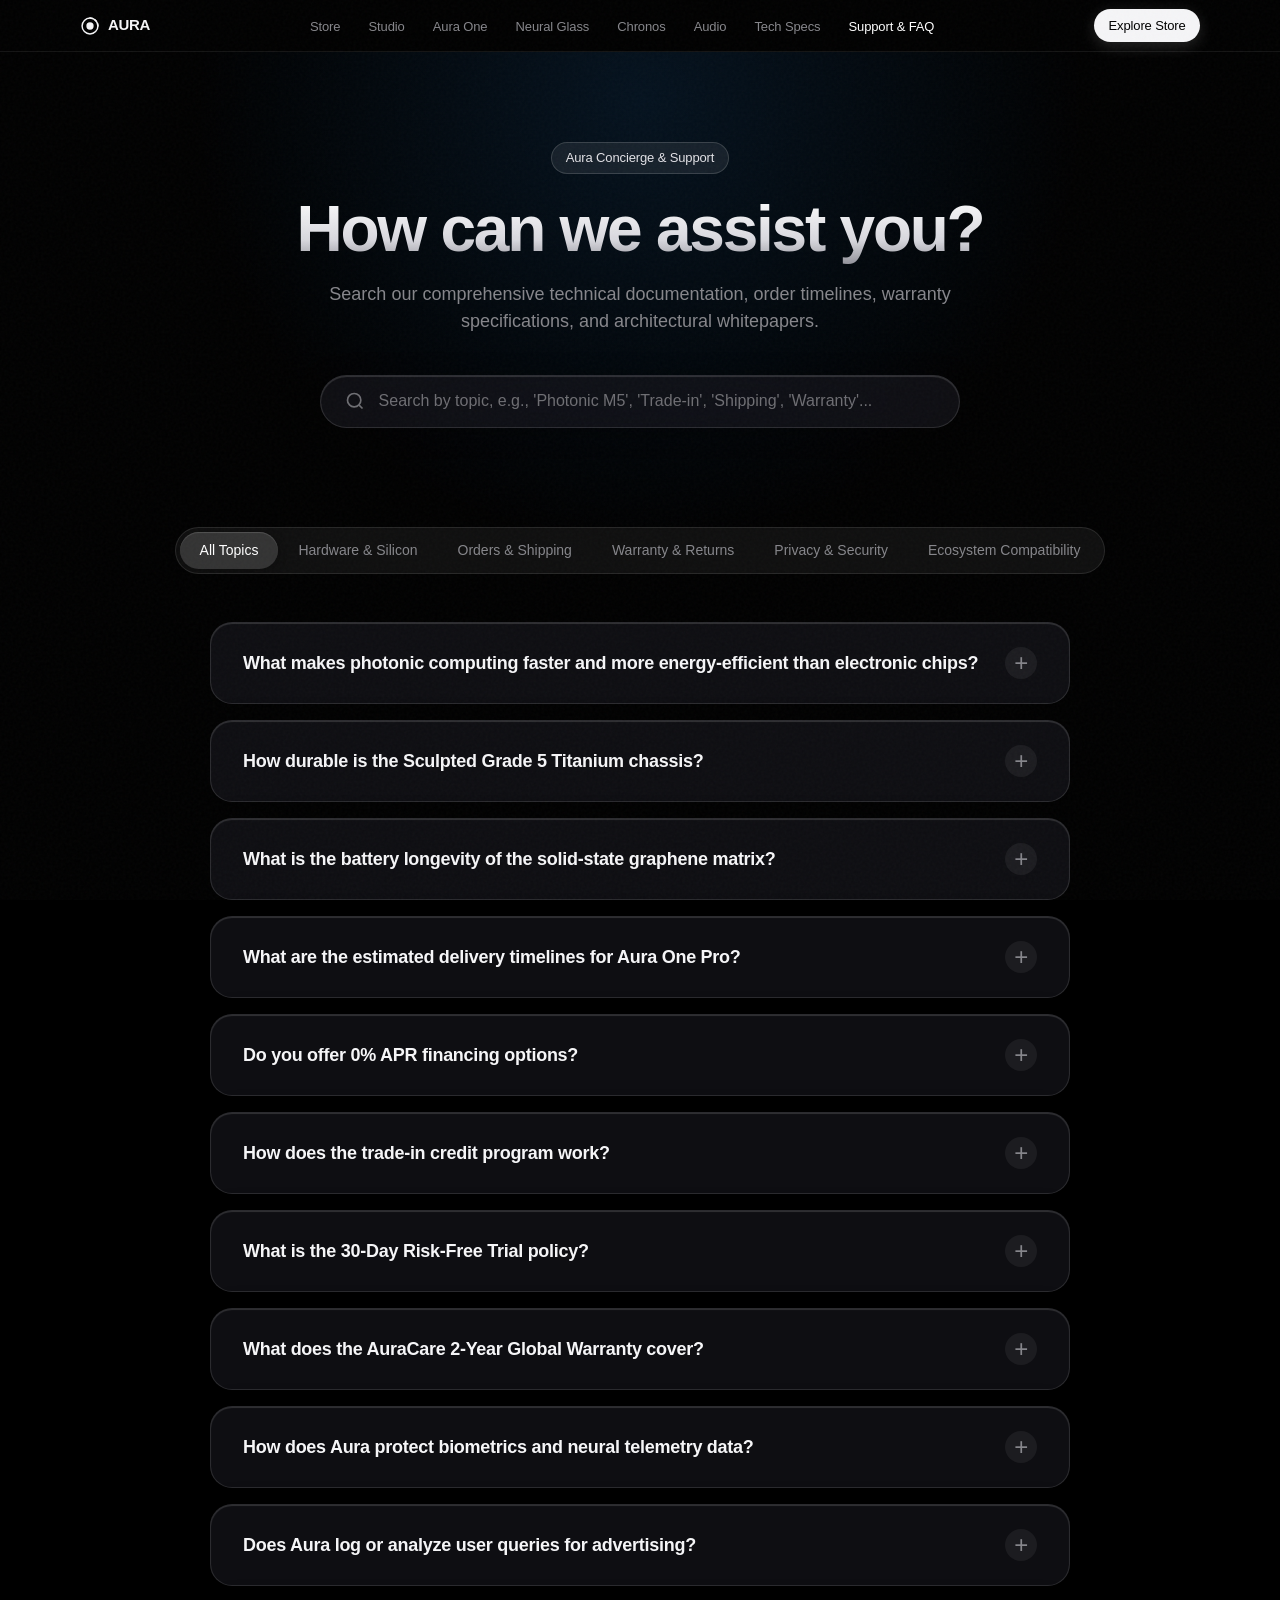
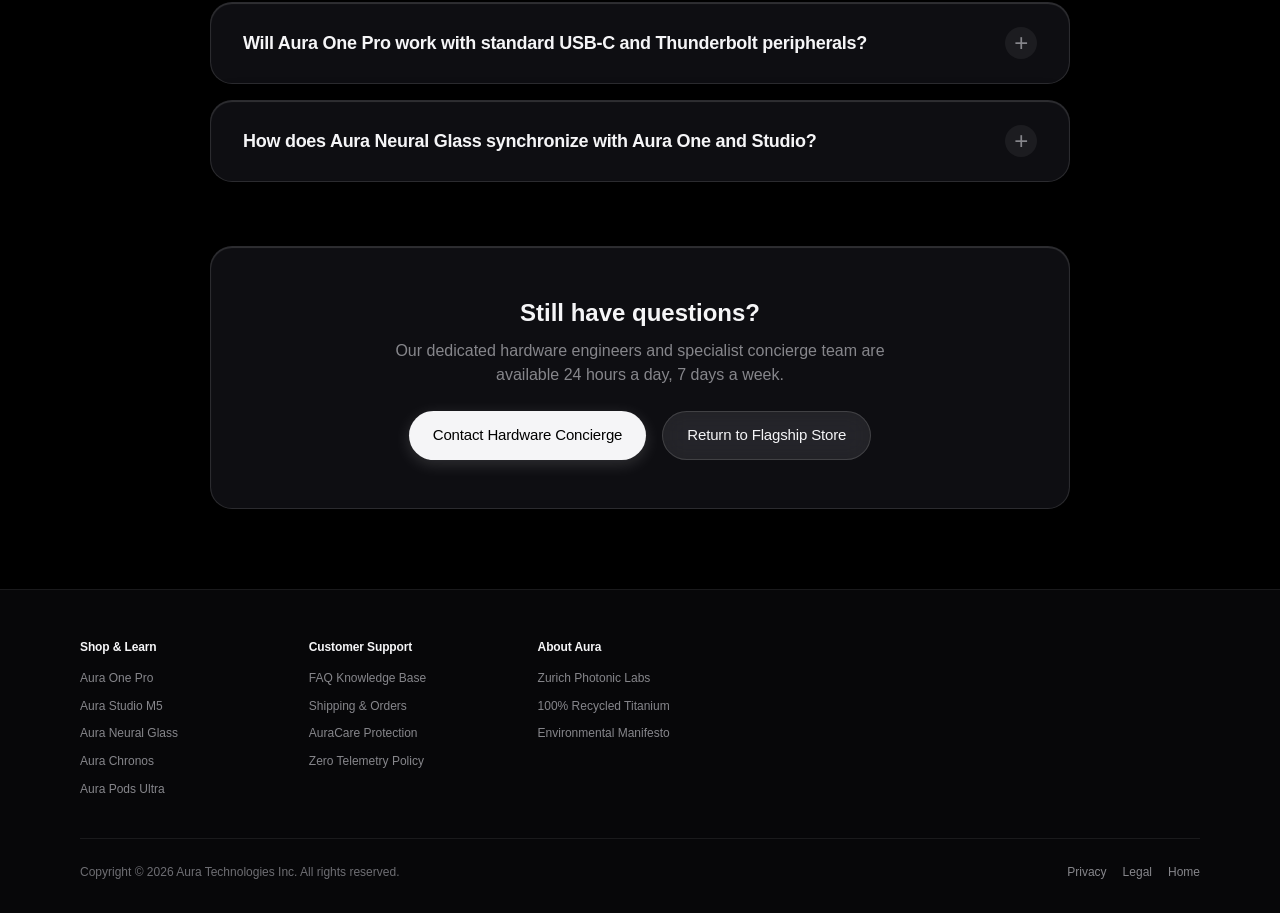
<file: faq.html>
<!DOCTYPE html>
<html lang="en" class="scroll-smooth">
<head>
  <meta charset="UTF-8">
  <meta name="viewport" content="width=device-width, initial-scale=1.0, viewport-fit=cover">
  <title>AURA Support &amp; Knowledge Base — Frequently Asked Questions</title>
  
  <!-- SEO & Metadata -->
  <meta name="description" content="Comprehensive answers regarding Aura One Pro, Photonic M5 computing, global express shipping, warranty, trade-ins, and zero-telemetry privacy.">
  <meta name="keywords" content="Aura FAQ, Aura Support, Aura One warranty, Photonic silicon help, Aura return policy">
  <meta name="author" content="Aura Technologies Inc.">
  <meta name="robots" content="index, follow">
  <link rel="canonical" href="https://aura.design/faq.html">
  <meta name="theme-color" content="#000000">

  <!-- Open Graph -->
  <meta property="og:type" content="article">
  <meta property="og:url" content="https://aura.design/faq.html">
  <meta property="og:title" content="AURA Support &amp; Knowledge Base — FAQ">
  <meta property="og:description" content="Official answers to technical, logistical, and architectural questions about the Aura Photonic Ecosystem.">
  <meta property="og:image" content="https://images.unsplash.com/photo-1616469829941-c7200edec809?q=80&w=1200&auto=format&fit=crop">

  <!-- Favicon -->
  <link rel="icon" type="image/svg+xml" href="data:image/svg+xml,%3Csvg xmlns='http://www.w3.org/2000/svg' viewBox='0 0 24 24' fill='none' stroke='%23f5f5f7' stroke-width='2'%3E%3Ccircle cx='12' cy='12' r='9'/%3E%3Cpath d='M12 3a9 9 0 0 1 9 9' stroke-dasharray='4 2'/%3E%3Ccircle cx='12' cy='12' r='3' fill='%23f5f5f7'/%3E%3C/svg%3E">

  <!-- Main & FAQ Stylesheets -->
  <link rel="stylesheet" href="style.css">
  <link rel="stylesheet" href="faq.css">

  <!-- JSON-LD FAQPage Structured Data -->
  <script type="application/ld+json">
  {
    "@context": "https://schema.org",
    "@type": "FAQPage",
    "mainEntity": [
      {
        "@type": "Question",
        "name": "What makes photonic computing faster and more energy-efficient than electronic chips?",
        "acceptedAnswer": {
          "@type": "Answer",
          "text": "Electronic processors use copper interconnects which experience electrical resistance, latency, and thermal heat dissipation. Aura's Photonic M5 Max utilizes laser light pulses guided through microscopic crystalline wave-guides directly on quantum silicon. This enables near-infinite bandwidth with virtually zero thermal resistance."
        }
      },
      {
        "@type": "Question",
        "name": "How does the 30-day trial and worldwide return policy work?",
        "acceptedAnswer": {
          "@type": "Answer",
          "text": "Every Aura device comes with a 30-day risk-free trial. If you are not completely satisfied, you can initiate a return through your account for a 100% refund, including complimentary insured courier pickup."
        }
      },
      {
        "@type": "Question",
        "name": "What is included with AuraCare 2-Year International Warranty?",
        "acceptedAnswer": {
          "@type": "Answer",
          "text": "AuraCare covers accidental liquid and drop protection, express doorstep replacements, zero-cost battery health replacements, and 24/7 dedicated hardware concierge support across 140 countries."
        }
      },
      {
        "@type": "Question",
        "name": "How does Aura guarantee on-device privacy with zero telemetry?",
        "acceptedAnswer": {
          "@type": "Answer",
          "text": "Aura devices contain a physically isolated Quantum Security Enclave. All neural processing, facial telemetry, voice synthesis, and encryption keys are processed locally on silicon without transmitting logs to cloud servers."
        }
      }
    ]
  }
  </script>
</head>
<body class="bg-black text-primary antialiased selection-subtle">

  <!-- Grain Overlay -->
  <div class="grain-overlay" aria-hidden="true"></div>

  <!-- Global Header -->
  <header class="global-nav" id="globalNav">
    <nav class="container nav-inner" aria-label="Main Navigation">
      <a href="index.html" class="nav-logo" aria-label="AURA Homepage">
        <svg class="logo-mark" viewBox="0 0 24 24" width="20" height="20" fill="none" stroke="currentColor" stroke-width="1.75" stroke-linecap="round" stroke-linejoin="round">
          <circle cx="12" cy="12" r="9.5"></circle>
          <path d="M12 2.5a9.5 9.5 0 0 1 9.5 9.5" stroke-dasharray="3 3"></path>
          <circle cx="12" cy="12" r="3.5" fill="currentColor"></circle>
        </svg>
        <span class="logo-text">AURA</span>
      </a>

      <ul class="nav-menu" role="menubar">
        <li role="none"><a href="index.html#showcase" class="nav-link" role="menuitem">Store</a></li>
        <li role="none"><a href="index.html#section-studio" class="nav-link" role="menuitem">Studio</a></li>
        <li role="none"><a href="index.html#configurator" class="nav-link" role="menuitem">Aura One</a></li>
        <li role="none"><a href="index.html#section-glass" class="nav-link" role="menuitem">Neural Glass</a></li>
        <li role="none"><a href="index.html#section-chronos" class="nav-link" role="menuitem">Chronos</a></li>
        <li role="none"><a href="index.html#section-sound" class="nav-link" role="menuitem">Audio</a></li>
        <li role="none"><a href="index.html#specifications" class="nav-link" role="menuitem">Tech Specs</a></li>
        <li role="none"><a href="faq.html" class="nav-link active" role="menuitem" style="color:#ffffff;">Support &amp; FAQ</a></li>
      </ul>

      <div class="nav-actions">
        <a href="index.html#configurator" class="btn btn-primary" style="padding:0.4rem 0.9rem; font-size:0.8125rem;">Explore Store</a>
      </div>
    </nav>
  </header>

  <!-- Main FAQ Content -->
  <main id="mainContent" class="faq-main">
    
    <!-- Hero Header -->
    <section class="faq-hero-section">
      <div class="container text-center">
        <span class="eyebrow-pill">Aura Concierge &amp; Support</span>
        <h1 class="faq-hero-title">How can we assist you?</h1>
        <p class="faq-hero-subtitle">Search our comprehensive technical documentation, order timelines, warranty specifications, and architectural whitepapers.</p>
        
        <!-- Live Search Bar -->
        <div class="faq-search-wrapper glass-surface">
          <svg viewBox="0 0 24 24" width="20" height="20" fill="none" stroke="currentColor" stroke-width="2" class="faq-search-icon">
            <circle cx="11" cy="11" r="8"></circle>
            <line x1="21" y1="21" x2="16.65" y2="16.65"></line>
          </svg>
          <input 
            type="search" 
            id="faqSearchInput" 
            class="faq-search-input" 
            placeholder="Search by topic, e.g., 'Photonic M5', 'Trade-in', 'Shipping', 'Warranty'..." 
            autocomplete="off"
            aria-label="Search FAQ questions"
          >
          <button type="button" class="faq-clear-btn" id="faqClearBtn" aria-label="Clear search query" style="display:none;">&times;</button>
        </div>

        <div class="faq-search-status" id="faqSearchStatus" aria-live="polite"></div>
      </div>
    </section>

    <!-- FAQ Category Tabs -->
    <section class="faq-content-section">
      <div class="container">
        
        <div class="faq-categories-wrapper">
          <div class="segmented-control" role="tablist" aria-label="FAQ Category Filter" id="faqCategoryTabs">
            <button class="segment-tab active" role="tab" aria-selected="true" data-cat="all">All Topics</button>
            <button class="segment-tab" role="tab" aria-selected="false" data-cat="products">Hardware &amp; Silicon</button>
            <button class="segment-tab" role="tab" aria-selected="false" data-cat="orders">Orders &amp; Shipping</button>
            <button class="segment-tab" role="tab" aria-selected="false" data-cat="warranty">Warranty &amp; Returns</button>
            <button class="segment-tab" role="tab" aria-selected="false" data-cat="privacy">Privacy &amp; Security</button>
            <button class="segment-tab" role="tab" aria-selected="false" data-cat="ecosystem">Ecosystem Compatibility</button>
          </div>
        </div>

        <!-- FAQ Accordion List -->
        <div class="faq-accordion-container" id="faqAccordionList">
          
          <!-- Category: Products & Silicon -->
          <article class="faq-item glass-card" data-category="products">
            <button class="faq-item-toggle" aria-expanded="false">
              <span class="faq-q-text">What makes photonic computing faster and more energy-efficient than electronic chips?</span>
              <span class="faq-toggle-icon" aria-hidden="true">+</span>
            </button>
            <div class="faq-item-body">
              <div class="faq-answer-inner">
                <p>Traditional microprocessors transmit information via electrons moving through copper interconnects. As chips shrink, resistance and thermal dissipation (heat) increase dramatically, causing thermal throttling.</p>
                <p>Aura's Photonic M5 Max replaces metallic lines with crystalline waveguides, guiding laser photons with sub-femtosecond latency. This provides 100x higher interconnect bandwidth with virtually zero thermal energy loss, enabling sustained peak computing.</p>
              </div>
            </div>
          </article>

          <article class="faq-item glass-card" data-category="products">
            <button class="faq-item-toggle" aria-expanded="false">
              <span class="faq-q-text">How durable is the Sculpted Grade 5 Titanium chassis?</span>
              <span class="faq-item-body-preview" aria-hidden="true"></span>
              <span class="faq-toggle-icon" aria-hidden="true">+</span>
            </button>
            <div class="faq-item-body">
              <div class="faq-answer-inner">
                <p>Grade 5 Titanium (Ti-6Al-4V) is an aerospace alloy with exceptional yield strength. We treat each chassis with Physical Vapor Deposition (PVD) ceramic coating, providing remarkable scratch resistance while reducing device weight by 45% compared to stainless steel.</p>
              </div>
            </div>
          </article>

          <article class="faq-item glass-card" data-category="products">
            <button class="faq-item-toggle" aria-expanded="false">
              <span class="faq-q-text">What is the battery longevity of the solid-state graphene matrix?</span>
              <span class="faq-toggle-icon" aria-hidden="true">+</span>
            </button>
            <div class="faq-item-body">
              <div class="faq-answer-inner">
                <p>Unlike standard lithium-ion batteries that degrade after 500 charge cycles, Aura's solid-state graphene matrix retains over 90% original capacity after 3,000 full recharge cycles (equivalent to approximately 8 years of typical usage).</p>
              </div>
            </div>
          </article>

          <!-- Category: Orders & Shipping -->
          <article class="faq-item glass-card" data-category="orders">
            <button class="faq-item-toggle" aria-expanded="false">
              <span class="faq-q-text">What are the estimated delivery timelines for Aura One Pro?</span>
              <span class="faq-toggle-icon" aria-hidden="true">+</span>
            </button>
            <div class="faq-item-body">
              <div class="faq-answer-inner">
                <p>All Aura One Pro orders include complimentary priority courier shipping. Standard delivery takes 2 to 4 business days in North America, Europe, and Asia-Pacific. Custom bespoke laser engraving adds 24 hours to production time.</p>
              </div>
            </div>
          </article>

          <article class="faq-item glass-card" data-category="orders">
            <button class="faq-item-toggle" aria-expanded="false">
              <span class="faq-q-text">Do you offer 0% APR financing options?</span>
              <span class="faq-toggle-icon" aria-hidden="true">+</span>
            </button>
            <div class="faq-item-body">
              <div class="faq-answer-inner">
                <p>Yes. Through Aura Card and partner financial institutions, you can finance any Aura hardware over 12, 24, or 36 months at 0% APR with no prepayment penalties or hidden fees.</p>
              </div>
            </div>
          </article>

          <article class="faq-item glass-card" data-category="orders">
            <button class="faq-item-toggle" aria-expanded="false">
              <span class="faq-q-text">How does the trade-in credit program work?</span>
              <span class="faq-toggle-icon" aria-hidden="true">+</span>
            </button>
            <div class="faq-item-body">
              <div class="faq-answer-inner">
                <p>You can trade in your existing device during checkout for up to $800 in immediate credit. We send a prepaid return shipping kit, and once your trade-in is inspected at our regional verification facility, your trade-in value is permanently applied.</p>
              </div>
            </div>
          </article>

          <!-- Category: Warranty & Returns -->
          <article class="faq-item glass-card" data-category="warranty">
            <button class="faq-item-toggle" aria-expanded="false">
              <span class="faq-q-text">What is the 30-Day Risk-Free Trial policy?</span>
              <span class="faq-toggle-icon" aria-hidden="true">+</span>
            </button>
            <div class="faq-item-body">
              <div class="faq-answer-inner">
                <p>We want you to experience photonic computing with complete confidence. You may return your device in original condition within 30 days of delivery for a 100% full refund with zero restocking fees and free return shipping.</p>
              </div>
            </div>
          </article>

          <article class="faq-item glass-card" data-category="warranty">
            <button class="faq-item-toggle" aria-expanded="false">
              <span class="faq-q-text">What does the AuraCare 2-Year Global Warranty cover?</span>
              <span class="faq-toggle-icon" aria-hidden="true">+</span>
            </button>
            <div class="faq-item-body">
              <div class="faq-answer-inner">
                <p>AuraCare includes 2 full years of comprehensive coverage: unlimited accidental damage repair (subject to nominal service fee), battery replacement if capacity drops below 80%, priority concierge phone and chat support, and overnight replacement delivery in 140+ countries.</p>
              </div>
            </div>
          </article>

          <!-- Category: Privacy & Security -->
          <article class="faq-item glass-card" data-category="privacy">
            <button class="faq-item-toggle" aria-expanded="false">
              <span class="faq-q-text">How does Aura protect biometrics and neural telemetry data?</span>
              <span class="faq-toggle-icon" aria-hidden="true">+</span>
            </button>
            <div class="faq-item-body">
              <div class="faq-answer-inner">
                <p>All biometric recognition, eye gaze mapping, optical cardiovascular tracking, and voice processing run entirely within the on-device Quantum Security Enclave. Data is encrypted using post-quantum cryptographic keys and never leaves your physical silicon.</p>
              </div>
            </div>
          </article>

          <article class="faq-item glass-card" data-category="privacy">
            <button class="faq-item-toggle" aria-expanded="false">
              <span class="faq-q-text">Does Aura log or analyze user queries for advertising?</span>
              <span class="faq-toggle-icon" aria-hidden="true">+</span>
            </button>
            <div class="faq-item-body">
              <div class="faq-answer-inner">
                <p>Never. Aura's business model is strictly hardware and architecture sales. We do not maintain advertising networks, profile trackers, or third-party data broker feeds.</p>
              </div>
            </div>
          </article>

          <!-- Category: Compatibility & Ecosystem -->
          <article class="faq-item glass-card" data-category="ecosystem">
            <button class="faq-item-toggle" aria-expanded="false">
              <span class="faq-q-text">Will Aura One Pro work with standard USB-C and Thunderbolt peripherals?</span>
              <span class="faq-toggle-icon" aria-hidden="true">+</span>
            </button>
            <div class="faq-item-body">
              <div class="faq-answer-inner">
                <p>Yes. The high-speed port is fully compliant with Thunderbolt 5, USB4, DisplayPort 2.1, and Power Delivery 3.1, supporting speeds up to 80 Gbps and external 8K 120Hz displays.</p>
              </div>
            </div>
          </article>

          <article class="faq-item glass-card" data-category="ecosystem">
            <button class="faq-item-toggle" aria-expanded="false">
              <span class="faq-q-text">How does Aura Neural Glass synchronize with Aura One and Studio?</span>
              <span class="faq-toggle-icon" aria-hidden="true">+</span>
            </button>
            <div class="faq-item-body">
              <div class="faq-answer-inner">
                <p>Through our proprietary Sub-Millimeter Spatial Mesh, Aura devices establish ultra-low-latency 60 GHz directional wireless interconnects. Workspaces and holographic compute windows transition instantly without manual pairing.</p>
              </div>
            </div>
          </article>

        </div>

        <!-- Contact Support Callout Box -->
        <div class="faq-contact-card glass-surface text-center mt-8">
          <h3 style="font-size:1.5rem; font-weight:700; margin-bottom:0.5rem;">Still have questions?</h3>
          <p style="color:var(--text-secondary); max-width:34rem; margin:0 auto 1.5rem auto;">Our dedicated hardware engineers and specialist concierge team are available 24 hours a day, 7 days a week.</p>
          <div style="display:flex; justify-content:center; gap:1rem; flex-wrap:wrap;">
            <a href="mailto:concierge@aura.design" class="btn btn-primary">Contact Hardware Concierge</a>
            <a href="index.html#configurator" class="btn btn-secondary glass-btn">Return to Flagship Store</a>
          </div>
        </div>

      </div>
    </section>

  </main>

  <!-- Global Footer -->
  <footer class="global-footer" role="contentinfo">
    <div class="container">
      <div class="footer-directory">
        <div class="footer-col">
          <h4 class="col-title">Shop &amp; Learn</h4>
          <ul class="footer-link-list">
            <li><a href="index.html#configurator">Aura One Pro</a></li>
            <li><a href="index.html#section-studio">Aura Studio M5</a></li>
            <li><a href="index.html#section-glass">Aura Neural Glass</a></li>
            <li><a href="index.html#section-chronos">Aura Chronos</a></li>
            <li><a href="index.html#section-sound">Aura Pods Ultra</a></li>
          </ul>
        </div>
        <div class="footer-col">
          <h4 class="col-title">Customer Support</h4>
          <ul class="footer-link-list">
            <li><a href="faq.html">FAQ Knowledge Base</a></li>
            <li><a href="faq.html#orders">Shipping &amp; Orders</a></li>
            <li><a href="faq.html#warranty">AuraCare Protection</a></li>
            <li><a href="faq.html#privacy">Zero Telemetry Policy</a></li>
          </ul>
        </div>
        <div class="footer-col">
          <h4 class="col-title">About Aura</h4>
          <ul class="footer-link-list">
            <li><a href="index.html#presentation">Zurich Photonic Labs</a></li>
            <li><a href="index.html#presentation">100% Recycled Titanium</a></li>
            <li><a href="faq.html">Environmental Manifesto</a></li>
          </ul>
        </div>
      </div>
      <div class="footer-bottom-bar">
        <div class="copyright-line">Copyright &copy; 2026 Aura Technologies Inc. All rights reserved.</div>
        <div class="legal-links">
          <a href="faq.html">Privacy</a>
          <a href="faq.html">Legal</a>
          <a href="index.html">Home</a>
        </div>
      </div>
    </div>
  </footer>

  <!-- FAQ Script -->
  <script src="faq.js"></script>
</body>
</html>
</file>
<file: style.css>
/* ==========================================================================
   AURA DESIGN SYSTEM — FUTURISTIC APPLE-INSPIRED CSS
   ========================================================================== */

/* --------------------------------------------------------------------------
   1. CSS Custom Properties / Design Tokens
   -------------------------------------------------------------------------- */
:root {
  /* Color System */
  --black: #000000;
  --surface-base: #050507;
  --surface-raised: #0d0d11;
  --surface-card: rgba(22, 22, 28, 0.65);
  --surface-card-hover: rgba(30, 30, 38, 0.75);
  --surface-glass: rgba(255, 255, 255, 0.04);
  --surface-glass-border: rgba(255, 255, 255, 0.12);
  --surface-glass-highlight: rgba(255, 255, 255, 0.18);
  --surface-glass-active: rgba(255, 255, 255, 0.08);

  --text-primary: #f5f5f7;
  --text-secondary: #86868b;
  --text-tertiary: #6e6e73;
  --text-muted: #515154;

  --accent-titanium: #e2e2e7;
  --accent-blue: #2997ff;
  --accent-blue-soft: rgba(41, 151, 255, 0.15);
  --accent-glow: rgba(41, 151, 255, 0.25);
  --success: #30d158;
  --danger: #ff453a;

  /* Typography Stack */
  --font-sans: -apple-system, BlinkMacSystemFont, "SF Pro Display", "SF Pro Text", "Helvetica Neue", Helvetica, Arial, sans-serif;
  --font-mono: SFMono-Regular, Menlo, Monaco, Consolas, "Liberation Mono", "Courier New", monospace;

  /* Spacing & Layout */
  --container-max: 1200px;
  --container-pad: clamp(1.25rem, 4vw, 2.5rem);
  --nav-height: 52px;
  --ribbon-height: 40px;
  --radius-sm: 8px;
  --radius-md: 14px;
  --radius-lg: 22px;
  --radius-xl: 32px;
  --radius-full: 9999px;

  /* Glass & Shadows */
  --glass-blur: 24px;
  --shadow-subtle: 0 4px 24px rgba(0, 0, 0, 0.4);
  --shadow-elevated: 0 20px 48px rgba(0, 0, 0, 0.7);
  --shadow-glow: 0 0 60px rgba(41, 151, 255, 0.12);
  --inner-highlight: inset 0 1px 1px 0 rgba(255, 255, 255, 0.15);

  /* Transitions & Animation Timings */
  --ease-apple: cubic-bezier(0.16, 1, 0.3, 1);
  --ease-smooth: cubic-bezier(0.25, 0.1, 0.25, 1);
  --duration-fast: 200ms;
  --duration-base: 350ms;
  --duration-slow: 600ms;
}

/* --------------------------------------------------------------------------
   2. Reset & Global Base
   -------------------------------------------------------------------------- */
*, *::before, *::after {
  box-sizing: border-box;
  margin: 0;
  padding: 0;
}

html {
  font-family: var(--font-sans);
  background-color: var(--black);
  color: var(--text-primary);
  scroll-behavior: smooth;
  text-rendering: optimizeLegibility;
  -webkit-font-smoothing: antialiased;
  -moz-osx-font-smoothing: grayscale;
  line-height: 1.5;
  font-size: 16px;
  overflow-x: hidden;
}

body {
  position: relative;
  background-color: var(--black);
  color: var(--text-primary);
  min-height: 100vh;
  display: flex;
  flex-direction: column;
}

img, video, svg {
  display: block;
  max-width: 100%;
  height: auto;
}

button, input, select, textarea {
  font: inherit;
  color: inherit;
  border: none;
  background: none;
}

button {
  cursor: pointer;
  user-select: none;
}

a {
  color: inherit;
  text-decoration: none;
}

ul, ol {
  list-style: none;
}

/* Selection */
::selection {
  background: rgba(255, 255, 255, 0.25);
  color: #ffffff;
}

/* Focus Visible Accessibility */
:focus-visible {
  outline: 2px solid var(--accent-blue);
  outline-offset: 3px;
  border-radius: 4px;
}

/* Procedural Subtle Grain */
.grain-overlay {
  position: fixed;
  inset: 0;
  width: 100vw;
  height: 100vh;
  pointer-events: none;
  z-index: 999;
  opacity: 0.032;
  background-image: url("data:image/svg+xml,%3Csvg viewBox='0 0 400 400' xmlns='http://www.w3.org/2000/svg'%3E%3Cfilter id='noiseFilter'%3E%3CfeTurbulence type='fractalNoise' baseFrequency='0.8' numOctaves='3' stitchTiles='stitch'/%3E%3C/filter%3E%3Crect width='100%25' height='100%25' filter='url(%23noiseFilter)'/%3E%3C/svg%3E");
}

/* Layout Container */
.container {
  width: 100%;
  max-width: var(--container-max);
  margin-left: auto;
  margin-right: auto;
  padding-left: var(--container-pad);
  padding-right: var(--container-pad);
}

.text-center { text-align: center; }
.w-full { width: 100%; }
.mt-4 { margin-top: 1rem; }
.mt-6 { margin-top: 1.5rem; }
.mt-8 { margin-top: 2rem; }
.mx-auto { margin-left: auto; margin-right: auto; }
.max-w-2xl { max-width: 42rem; }
.max-w-3xl { max-width: 48rem; }
.rounded-2xl { border-radius: var(--radius-lg); }

/* --------------------------------------------------------------------------
   3. Glass Surface Design System (Liquid Glass)
   -------------------------------------------------------------------------- */
.glass-surface {
  background: var(--surface-card);
  backdrop-filter: blur(var(--glass-blur)) saturate(180%);
  -webkit-backdrop-filter: blur(var(--glass-blur)) saturate(180%);
  border: 1px solid var(--surface-glass-border);
  box-shadow: var(--shadow-subtle), var(--inner-highlight);
  border-radius: var(--radius-lg);
  transition: border-color var(--duration-base) var(--ease-apple),
              box-shadow var(--duration-base) var(--ease-apple),
              background var(--duration-base) var(--ease-apple);
}

.glass-card {
  background: var(--surface-card);
  backdrop-filter: blur(20px) saturate(160%);
  -webkit-backdrop-filter: blur(20px) saturate(160%);
  border: 1px solid var(--surface-glass-border);
  box-shadow: var(--shadow-subtle), var(--inner-highlight);
  border-radius: var(--radius-lg);
  padding: clamp(1.5rem, 3vw, 2.25rem);
  transition: transform var(--duration-base) var(--ease-apple),
              border-color var(--duration-base) var(--ease-apple),
              background var(--duration-base) var(--ease-apple);
}

.glass-card:hover {
  background: var(--surface-card-hover);
  border-color: var(--surface-glass-highlight);
  transform: translateY(-2px);
}

/* --------------------------------------------------------------------------
   4. Buttons & Interactive Elements
   -------------------------------------------------------------------------- */
.btn {
  display: inline-flex;
  align-items: center;
  justify-content: center;
  gap: 0.5rem;
  padding: 0.75rem 1.5rem;
  font-size: 0.9375rem;
  font-weight: 500;
  letter-spacing: -0.01em;
  border-radius: var(--radius-full);
  transition: all var(--duration-fast) var(--ease-apple);
  text-decoration: none;
  white-space: nowrap;
}

.btn-primary {
  background: #f5f5f7;
  color: #000000;
  box-shadow: 0 4px 16px rgba(255, 255, 255, 0.15);
}

.btn-primary:hover {
  background: #ffffff;
  transform: scale(1.02);
  box-shadow: 0 6px 20px rgba(255, 255, 255, 0.25);
}

.btn-primary:active {
  transform: scale(0.98);
}

.btn-secondary {
  background: rgba(255, 255, 255, 0.08);
  color: var(--text-primary);
  border: 1px solid rgba(255, 255, 255, 0.14);
  backdrop-filter: blur(12px);
  -webkit-backdrop-filter: blur(12px);
}

.btn-secondary:hover {
  background: rgba(255, 255, 255, 0.14);
  border-color: rgba(255, 255, 255, 0.28);
  transform: scale(1.02);
}

.btn-secondary:active {
  transform: scale(0.98);
}

/* Interactive Letter-by-Letter Morph Button (Component Reference) */
.btn-morph {
  position: relative;
  background: #f5f5f7;
  color: #000000;
  padding: 0.875rem 1.75rem;
  font-weight: 500;
  border-radius: var(--radius-full);
  overflow: hidden;
  box-shadow: 0 4px 20px rgba(255, 255, 255, 0.2), var(--inner-highlight);
  display: inline-flex;
  align-items: center;
  gap: 0.625rem;
  cursor: pointer;
  transition: transform var(--duration-fast) var(--ease-apple),
              box-shadow var(--duration-fast) var(--ease-apple);
}

.btn-morph.btn-large {
  padding: 1.1rem 2.5rem;
  font-size: 1.0625rem;
}

.btn-morph:hover {
  transform: scale(1.03);
  box-shadow: 0 8px 30px rgba(255, 255, 255, 0.35);
}

.btn-morph:active {
  transform: scale(0.98);
}

.btn-morph .btn-icon {
  display: inline-flex;
  align-items: center;
  justify-content: center;
  transition: transform var(--duration-base) var(--ease-apple);
}

.btn-morph:hover .btn-icon {
  transform: rotate(72deg) scale(1.1);
}

.btn-morph .arrow-indicator {
  transition: transform var(--duration-base) var(--ease-apple);
}

.btn-morph:hover .arrow-indicator {
  transform: translateX(4px);
}

/* Letter spans container */
.btn-text-wrapper {
  display: inline-flex;
  overflow: hidden;
  line-height: 1.2;
}

.char-item {
  display: inline-block;
  transition: transform var(--duration-base) var(--ease-apple),
              opacity var(--duration-base) var(--ease-apple);
  will-change: transform, opacity;
}

.btn-morph:hover .char-item {
  animation: charBounce 450ms var(--ease-apple) forwards;
}

@keyframes charBounce {
  0% { transform: translateY(0); opacity: 1; }
  40% { transform: translateY(-30%); opacity: 0.3; }
  60% { transform: translateY(20%); opacity: 0.6; }
  100% { transform: translateY(0); opacity: 1; }
}

/* Typography Badges & Tags */
.eyebrow-pill {
  display: inline-flex;
  align-items: center;
  gap: 0.5rem;
  padding: 0.35rem 0.85rem;
  background: rgba(255, 255, 255, 0.08);
  border: 1px solid rgba(255, 255, 255, 0.15);
  border-radius: var(--radius-full);
  font-size: 0.8125rem;
  font-weight: 500;
  color: #e2e2e7;
  letter-spacing: -0.01em;
  margin-bottom: 1.25rem;
  backdrop-filter: blur(10px);
}

.pulse-dot {
  width: 6px;
  height: 6px;
  border-radius: 50%;
  background-color: var(--accent-blue);
  box-shadow: 0 0 10px var(--accent-blue);
  animation: pulseGlow 2s infinite ease-in-out;
}

@keyframes pulseGlow {
  0%, 100% { opacity: 1; transform: scale(1); }
  50% { opacity: 0.4; transform: scale(0.8); }
}

.section-tag {
  display: block;
  font-size: 0.8125rem;
  font-weight: 600;
  text-transform: uppercase;
  letter-spacing: 0.08em;
  color: var(--accent-blue);
  margin-bottom: 0.75rem;
}

/* --------------------------------------------------------------------------
   5. Announcement Ribbon Bar
   -------------------------------------------------------------------------- */
.ribbon-bar {
  background: linear-gradient(90deg, #111116 0%, #1a1a24 50%, #111116 100%);
  border-bottom: 1px solid rgba(255, 255, 255, 0.08);
  font-size: 0.8125rem;
  color: var(--text-secondary);
  height: var(--ribbon-height);
  display: flex;
  align-items: center;
  z-index: 90;
  position: relative;
}

.ribbon-content {
  display: flex;
  align-items: center;
  justify-content: center;
  gap: 0.75rem;
  text-align: center;
}

.ribbon-link {
  color: var(--accent-blue);
  font-weight: 500;
  display: inline-flex;
  align-items: center;
  gap: 0.25rem;
  transition: opacity var(--duration-fast);
}

.ribbon-link:hover {
  opacity: 0.8;
}

.ribbon-link .arrow {
  transition: transform var(--duration-fast);
}

.ribbon-link:hover .arrow {
  transform: translateX(3px);
}

/* --------------------------------------------------------------------------
   6. Navigation Bar (Global Nav)
   -------------------------------------------------------------------------- */
.global-nav {
  position: sticky;
  top: 0;
  left: 0;
  right: 0;
  height: var(--nav-height);
  z-index: 100;
  background: rgba(0, 0, 0, 0.65);
  backdrop-filter: blur(20px) saturate(180%);
  -webkit-backdrop-filter: blur(20px) saturate(180%);
  border-bottom: 1px solid rgba(255, 255, 255, 0.08);
  transition: background var(--duration-base) var(--ease-apple),
              border-color var(--duration-base) var(--ease-apple),
              box-shadow var(--duration-base) var(--ease-apple);
}

.global-nav.scrolled {
  background: rgba(8, 8, 10, 0.85);
  border-bottom-color: rgba(255, 255, 255, 0.14);
  box-shadow: 0 4px 30px rgba(0, 0, 0, 0.8);
}

.nav-inner {
  height: 100%;
  display: flex;
  align-items: center;
  justify-content: space-between;
}

.nav-logo {
  display: flex;
  align-items: center;
  gap: 0.5rem;
  color: var(--text-primary);
  font-weight: 600;
  font-size: 0.9375rem;
  letter-spacing: -0.02em;
  transition: opacity var(--duration-fast);
}

.nav-logo:hover {
  opacity: 0.85;
}

.logo-mark {
  color: var(--text-primary);
}

.nav-menu {
  display: flex;
  align-items: center;
  gap: clamp(1rem, 2.2vw, 2rem);
}

.nav-link {
  font-size: 0.8125rem;
  color: var(--text-secondary);
  font-weight: 400;
  letter-spacing: -0.01em;
  transition: color var(--duration-fast) var(--ease-apple);
  position: relative;
  padding: 0.25rem 0;
}

.nav-link:hover {
  color: var(--text-primary);
}

.nav-actions {
  display: flex;
  align-items: center;
  gap: 0.875rem;
}

.nav-action-btn {
  color: var(--text-secondary);
  display: flex;
  align-items: center;
  justify-content: center;
  padding: 0.35rem;
  border-radius: var(--radius-full);
  position: relative;
  transition: color var(--duration-fast), background var(--duration-fast);
}

.nav-action-btn:hover {
  color: var(--text-primary);
  background: rgba(255, 255, 255, 0.08);
}

.badge-count {
  position: absolute;
  top: -2px;
  right: -4px;
  background: var(--accent-blue);
  color: #ffffff;
  font-size: 0.625rem;
  font-weight: 700;
  height: 16px;
  min-width: 16px;
  padding: 0 4px;
  border-radius: var(--radius-full);
  display: flex;
  align-items: center;
  justify-content: center;
  transform: scale(0);
  transition: transform var(--duration-fast) var(--ease-apple);
}

.badge-count.visible {
  transform: scale(1);
}

/* Mobile Hamburger Toggle */
.mobile-menu-toggle {
  display: none;
  flex-direction: column;
  justify-content: center;
  gap: 5px;
  width: 28px;
  height: 28px;
  padding: 4px;
  color: var(--text-primary);
}

.mobile-menu-toggle .bar {
  width: 100%;
  height: 1.5px;
  background-color: currentColor;
  border-radius: 1px;
  transition: transform var(--duration-base) var(--ease-apple);
}

.mobile-menu-toggle.open .bar.top {
  transform: translateY(3.25px) rotate(45deg);
}

.mobile-menu-toggle.open .bar.bottom {
  transform: translateY(-3.25px) rotate(-45deg);
}

/* Mobile Menu Full Overlay */
.mobile-menu-overlay {
  display: none;
  position: fixed;
  top: var(--nav-height);
  left: 0;
  right: 0;
  bottom: 0;
  background: rgba(5, 5, 8, 0.95);
  backdrop-filter: blur(30px);
  -webkit-backdrop-filter: blur(30px);
  z-index: 99;
  padding: 2rem var(--container-pad);
  opacity: 0;
  visibility: hidden;
  transform: translateY(-10px);
  transition: opacity var(--duration-base) var(--ease-apple),
              transform var(--duration-base) var(--ease-apple),
              visibility var(--duration-base);
  overflow-y: auto;
}

.mobile-menu-overlay.active {
  opacity: 1;
  visibility: visible;
  transform: translateY(0);
}

.mobile-nav-list {
  display: flex;
  flex-direction: column;
  gap: 1.25rem;
  border-bottom: 1px solid rgba(255, 255, 255, 0.1);
  padding-bottom: 2rem;
}

.mobile-nav-link {
  font-size: 1.35rem;
  font-weight: 500;
  color: var(--text-primary);
  display: block;
}

.mobile-menu-footer {
  margin-top: 2rem;
}

.mobile-quick-stats {
  display: flex;
  flex-wrap: wrap;
  gap: 0.5rem;
  margin-bottom: 1.5rem;
}

.stat-pill {
  font-size: 0.75rem;
  color: var(--text-secondary);
  background: rgba(255, 255, 255, 0.06);
  padding: 0.35rem 0.75rem;
  border-radius: var(--radius-full);
  display: inline-flex;
  align-items: center;
  gap: 0.35rem;
}

.stat-bullet {
  width: 4px;
  height: 4px;
  border-radius: 50%;
  background: var(--accent-blue);
}

/* --------------------------------------------------------------------------
   7. Hero Section
   -------------------------------------------------------------------------- */
.hero-section {
  position: relative;
  padding-top: clamp(3rem, 7vw, 6rem);
  padding-bottom: clamp(4rem, 9vw, 8rem);
  text-align: center;
  overflow: hidden;
}

.hero-glow {
  position: absolute;
  top: 15%;
  left: 50%;
  transform: translateX(-50%);
  width: min(800px, 90vw);
  height: 450px;
  background: radial-gradient(circle, rgba(41, 151, 255, 0.14) 0%, rgba(200, 215, 255, 0.05) 45%, transparent 70%);
  filter: blur(70px);
  pointer-events: none;
  z-index: 1;
}

.hero-container {
  position: relative;
  z-index: 2;
}

.hero-header {
  max-width: 52rem;
  margin-left: auto;
  margin-right: auto;
  margin-bottom: clamp(2.5rem, 5vw, 4.5rem);
}

.hero-title {
  font-size: clamp(2.75rem, 7vw, 5.75rem);
  font-weight: 700;
  line-height: 1.05;
  letter-spacing: -0.035em;
  background: linear-gradient(180deg, #ffffff 0%, #d8d8de 65%, #8f8f99 100%);
  -webkit-background-clip: text;
  -webkit-text-fill-color: transparent;
  margin-bottom: 1.25rem;
}

.hero-subtitle {
  font-size: clamp(1.125rem, 2.2vw, 1.5rem);
  color: var(--text-secondary);
  line-height: 1.4;
  letter-spacing: -0.015em;
  max-width: 44rem;
  margin-left: auto;
  margin-right: auto;
  margin-bottom: 2rem;
}

.hero-ctas {
  display: flex;
  align-items: center;
  justify-content: center;
  gap: 1rem;
  flex-wrap: wrap;
  margin-bottom: 1.25rem;
}

.hero-pricing-note {
  font-size: 0.8125rem;
  color: var(--text-tertiary);
  letter-spacing: -0.01em;
}

/* Hero Product Visual Stage */
.hero-visual-wrapper {
  position: relative;
  max-width: 960px;
  margin-left: auto;
  margin-right: auto;
}

.product-stage {
  position: relative;
  border-radius: var(--radius-xl);
  overflow: visible;
  padding: 1rem;
}

.hero-product-img {
  width: 100%;
  max-height: 600px;
  object-fit: cover;
  border-radius: var(--radius-xl);
  box-shadow: 0 30px 80px rgba(0, 0, 0, 0.9), 0 0 40px rgba(41, 151, 255, 0.1);
  border: 1px solid rgba(255, 255, 255, 0.12);
  transition: transform var(--duration-slow) var(--ease-apple);
}

.product-stage:hover .hero-product-img {
  transform: scale(1.015);
}

/* Floating Holographic Spec Badges */
.floating-spec {
  position: absolute;
  padding: 0.625rem 1rem;
  border-radius: var(--radius-md);
  display: flex;
  flex-direction: column;
  gap: 2px;
  text-align: left;
  z-index: 10;
  pointer-events: none;
  animation: floatBadge 6s ease-in-out infinite;
}

.spec-top-left {
  top: 10%;
  left: -2%;
  animation-delay: 0s;
}

.spec-bottom-right {
  bottom: 10%;
  right: -2%;
  animation-delay: 3s;
}

@keyframes floatBadge {
  0%, 100% { transform: translateY(0); }
  50% { transform: translateY(-8px); }
}

.spec-label {
  font-size: 0.6875rem;
  text-transform: uppercase;
  letter-spacing: 0.06em;
  color: var(--text-tertiary);
}

.spec-value {
  font-size: 0.875rem;
  font-weight: 600;
  color: var(--text-primary);
}

/* --------------------------------------------------------------------------
   8. Presentation-Style Section (Manifesto & Stats)
   -------------------------------------------------------------------------- */
.section-presentation {
  padding: clamp(4rem, 8vw, 7rem) 0;
  border-top: 1px solid rgba(255, 255, 255, 0.08);
  border-bottom: 1px solid rgba(255, 255, 255, 0.08);
  background: radial-gradient(ellipse at 50% 0%, rgba(25, 25, 35, 0.5) 0%, var(--black) 70%);
}

.presentation-grid {
  display: grid;
  grid-template-columns: 1.1fr 1fr;
  gap: clamp(2.5rem, 5vw, 4.5rem);
  align-items: center;
}

.editorial-headline {
  font-size: clamp(2.25rem, 5vw, 3.75rem);
  font-weight: 700;
  line-height: 1.1;
  letter-spacing: -0.03em;
  margin-bottom: 1.5rem;
  background: linear-gradient(180deg, #ffffff 0%, #b0b0b8 100%);
  -webkit-background-clip: text;
  -webkit-text-fill-color: transparent;
}

.editorial-body {
  font-size: 1.125rem;
  line-height: 1.6;
  color: var(--text-secondary);
  letter-spacing: -0.01em;
}

.presentation-stats-grid {
  display: grid;
  grid-template-columns: repeat(2, 1fr);
  gap: 1.25rem;
}

.stat-number {
  font-size: clamp(2.25rem, 4vw, 3rem);
  font-weight: 700;
  letter-spacing: -0.04em;
  color: var(--text-primary);
  line-height: 1;
  margin-bottom: 0.5rem;
}

.stat-unit {
  font-size: 1.125rem;
  font-weight: 500;
  color: var(--accent-blue);
  margin-left: 0.25rem;
}

.stat-title {
  font-size: 0.9375rem;
  font-weight: 600;
  color: var(--text-primary);
  margin-bottom: 0.35rem;
}

.stat-desc {
  font-size: 0.8125rem;
  color: var(--text-secondary);
  line-height: 1.4;
}

/* --------------------------------------------------------------------------
   9. Dynamic Product Showcase / Category Switcher
   -------------------------------------------------------------------------- */
.section-showcase {
  padding: clamp(4rem, 8vw, 7.5rem) 0;
}

.section-head {
  margin-bottom: 2.5rem;
}

.section-title {
  font-size: clamp(2rem, 4.5vw, 3.25rem);
  font-weight: 700;
  line-height: 1.12;
  letter-spacing: -0.03em;
  margin-bottom: 0.75rem;
}

.section-subtitle {
  font-size: 1.125rem;
  color: var(--text-secondary);
  max-width: 36rem;
  line-height: 1.5;
}

/* Segmented Control Filter */
.showcase-nav-wrapper {
  display: flex;
  justify-content: center;
  margin-bottom: 3rem;
}

.segmented-control {
  display: inline-flex;
  background: rgba(255, 255, 255, 0.06);
  backdrop-filter: blur(16px);
  -webkit-backdrop-filter: blur(16px);
  padding: 4px;
  border-radius: var(--radius-full);
  border: 1px solid rgba(255, 255, 255, 0.1);
  overflow-x: auto;
  max-width: 100%;
}

.segment-tab {
  padding: 0.5rem 1.25rem;
  font-size: 0.875rem;
  font-weight: 500;
  color: var(--text-secondary);
  border-radius: var(--radius-full);
  transition: all var(--duration-fast) var(--ease-apple);
  white-space: nowrap;
}

.segment-tab:hover {
  color: var(--text-primary);
}

.segment-tab.active {
  background: rgba(255, 255, 255, 0.15);
  color: #ffffff;
  box-shadow: 0 2px 10px rgba(0, 0, 0, 0.3), var(--inner-highlight);
}

/* Showcase Grid */
.showcase-grid {
  display: grid;
  grid-template-columns: repeat(auto-fill, minmax(320px, 1fr));
  gap: 1.5rem;
  min-height: 480px;
}

.showcase-card {
  display: flex;
  flex-direction: column;
  justify-content: space-between;
  border-radius: var(--radius-lg);
  overflow: hidden;
  background: var(--surface-card);
  border: 1px solid var(--surface-glass-border);
  box-shadow: var(--shadow-subtle);
  transition: transform var(--duration-base) var(--ease-apple),
              border-color var(--duration-base) var(--ease-apple);
}

.showcase-card:hover {
  transform: translateY(-4px);
  border-color: var(--surface-glass-highlight);
}

.showcase-img-wrap {
  width: 100%;
  height: 240px;
  overflow: hidden;
  position: relative;
  background: #08080a;
}

.showcase-img {
  width: 100%;
  height: 100%;
  object-fit: cover;
  transition: transform var(--duration-slow) var(--ease-apple);
}

.showcase-card:hover .showcase-img {
  transform: scale(1.05);
}

.showcase-body {
  padding: 1.5rem;
  display: flex;
  flex-direction: column;
  flex-grow: 1;
}

.showcase-category-badge {
  font-size: 0.75rem;
  font-weight: 600;
  text-transform: uppercase;
  letter-spacing: 0.05em;
  color: var(--accent-blue);
  margin-bottom: 0.35rem;
}

.showcase-name {
  font-size: 1.35rem;
  font-weight: 600;
  letter-spacing: -0.02em;
  color: var(--text-primary);
  margin-bottom: 0.35rem;
}

.showcase-desc {
  font-size: 0.875rem;
  color: var(--text-secondary);
  line-height: 1.4;
  margin-bottom: 1.25rem;
  flex-grow: 1;
}

.showcase-footer {
  display: flex;
  align-items: center;
  justify-content: space-between;
  padding-top: 1rem;
  border-top: 1px solid rgba(255, 255, 255, 0.08);
}

.showcase-price {
  font-size: 1.125rem;
  font-weight: 600;
  color: var(--text-primary);
}

.showcase-cta-group {
  display: flex;
  gap: 0.5rem;
}

/* --------------------------------------------------------------------------
   10. Cinematic Section A: Material Science Titanium
   -------------------------------------------------------------------------- */
.section-titanium {
  padding: clamp(4rem, 8vw, 7.5rem) 0;
  background: linear-gradient(180deg, var(--black) 0%, #0a0a0e 100%);
}

.titanium-layout {
  display: grid;
  grid-template-columns: 1fr 1fr;
  gap: clamp(2.5rem, 6vw, 5rem);
  align-items: center;
}

.titanium-visual {
  border-radius: var(--radius-xl);
  overflow: hidden;
  border: 1px solid rgba(255, 255, 255, 0.12);
  box-shadow: var(--shadow-elevated);
}

.cinematic-img {
  width: 100%;
  height: 480px;
  object-fit: cover;
  transition: transform var(--duration-slow) var(--ease-apple);
}

.titanium-visual:hover .cinematic-img {
  transform: scale(1.03);
}

.cinematic-heading {
  font-size: clamp(2rem, 4.5vw, 3.25rem);
  font-weight: 700;
  line-height: 1.1;
  letter-spacing: -0.03em;
  margin-bottom: 1.25rem;
  color: var(--text-primary);
}

.cinematic-body {
  font-size: 1.0625rem;
  line-height: 1.6;
  color: var(--text-secondary);
  margin-bottom: 1.75rem;
}

.feature-bullets {
  display: flex;
  flex-direction: column;
  gap: 0.875rem;
}

.bullet-item {
  display: flex;
  align-items: center;
  gap: 0.75rem;
  font-size: 0.9375rem;
  color: var(--text-primary);
}

.bullet-dot {
  width: 6px;
  height: 6px;
  border-radius: 50%;
  background: var(--accent-blue);
  flex-shrink: 0;
}

/* --------------------------------------------------------------------------
   11. Cinematic Section B: Photonic Silicon Core
   -------------------------------------------------------------------------- */
.section-photonic-dark {
  position: relative;
  padding: clamp(5rem, 9vw, 8.5rem) 0;
  background: #040406;
  overflow: hidden;
}

.photonic-ambient-glow {
  position: absolute;
  top: 40%;
  left: 50%;
  transform: translate(-50%, -50%);
  width: 600px;
  height: 600px;
  background: radial-gradient(circle, rgba(0, 140, 255, 0.18) 0%, rgba(100, 50, 255, 0.06) 50%, transparent 70%);
  filter: blur(80px);
  pointer-events: none;
}

.photonic-stage {
  position: relative;
  max-width: 800px;
  margin: 3rem auto 0 auto;
  display: flex;
  justify-content: center;
}

.chip-container {
  position: relative;
  width: 100%;
  max-width: 520px;
  border-radius: var(--radius-xl);
  overflow: hidden;
  border: 1px solid rgba(255, 255, 255, 0.15);
  box-shadow: 0 20px 60px rgba(0, 0, 0, 0.9), 0 0 40px rgba(0, 140, 255, 0.15);
}

.photonic-chip-img {
  width: 100%;
  height: 420px;
  object-fit: cover;
}

.chip-radar-scan {
  position: absolute;
  inset: 0;
  background: linear-gradient(180deg, transparent 0%, rgba(41, 151, 255, 0.15) 50%, rgba(41, 151, 255, 0.4) 100%);
  height: 40px;
  animation: radarScan 4s linear infinite;
  pointer-events: none;
}

@keyframes radarScan {
  0% { transform: translateY(-40px); }
  100% { transform: translateY(420px); }
}

.photonic-specs-overlay {
  position: absolute;
  inset: 0;
  pointer-events: none;
}

.spec-pin {
  position: absolute;
  padding: 0.75rem 1.25rem;
  border-radius: var(--radius-md);
  display: flex;
  flex-direction: column;
  pointer-events: auto;
}

.pin-metric {
  font-size: 1.125rem;
  font-weight: 700;
  color: var(--accent-blue);
}

.pin-label {
  font-size: 0.75rem;
  color: var(--text-secondary);
}

.pin-1 { top: 15%; left: 0%; transform: translateX(-20%); }
.pin-2 { bottom: 20%; right: 0%; transform: translateX(20%); }
.pin-3 { top: 60%; left: -5%; }

/* --------------------------------------------------------------------------
   12. Cinematic Section C: Spatial Split
   -------------------------------------------------------------------------- */
.section-spatial-split {
  padding: clamp(4rem, 8vw, 7.5rem) 0;
}

.split-grid {
  display: grid;
  grid-template-columns: 1fr 1fr;
  gap: clamp(2rem, 5vw, 4.5rem);
  align-items: center;
}

.spec-comparison-table {
  margin-top: 1.75rem;
  display: flex;
  flex-direction: column;
  gap: 0.75rem;
}

.spec-row {
  display: flex;
  justify-content: space-between;
  align-items: center;
  padding-bottom: 0.75rem;
  border-bottom: 1px solid rgba(255, 255, 255, 0.08);
}

.spec-row:last-child {
  border-bottom: none;
  padding-bottom: 0;
}

.spec-name {
  font-size: 0.875rem;
  color: var(--text-secondary);
}

.spec-val {
  font-size: 0.875rem;
  font-weight: 600;
  color: var(--text-primary);
}

.spec-val.highlight {
  color: var(--accent-blue);
}

.split-img {
  width: 100%;
  height: 500px;
  object-fit: cover;
  border: 1px solid rgba(255, 255, 255, 0.12);
  box-shadow: var(--shadow-elevated);
}

/* --------------------------------------------------------------------------
   13. Cinematic Section D: Audio & Chronos Cards
   -------------------------------------------------------------------------- */
.section-audio-chronos {
  padding: clamp(4rem, 8vw, 7.5rem) 0;
}

.audio-banner-grid {
  display: grid;
  grid-template-columns: 1fr 1fr;
  gap: 1.5rem;
}

.audio-card {
  display: flex;
  flex-direction: column;
  justify-content: space-between;
  min-height: 480px;
  overflow: hidden;
  position: relative;
  border-radius: var(--radius-lg);
}

.audio-card-content {
  position: relative;
  z-index: 2;
  margin-bottom: 1.5rem;
}

.card-headline {
  font-size: 1.75rem;
  font-weight: 700;
  letter-spacing: -0.02em;
  margin: 0.25rem 0 0.5rem 0;
}

.card-desc {
  font-size: 0.9375rem;
  color: var(--text-secondary);
  line-height: 1.5;
  max-width: 26rem;
}

.price-tag {
  display: inline-block;
  font-size: 1.25rem;
  font-weight: 600;
  color: var(--text-primary);
  margin-top: 1rem;
}

.audio-card-visual {
  position: relative;
  width: 100%;
  height: 260px;
  border-radius: var(--radius-md);
  overflow: hidden;
}

.audio-img {
  width: 100%;
  height: 100%;
  object-fit: cover;
  transition: transform var(--duration-slow) var(--ease-apple);
}

.audio-card:hover .audio-img {
  transform: scale(1.05);
}

/* --------------------------------------------------------------------------
   14. Benchmarks & Tech Spec Section E
   -------------------------------------------------------------------------- */
.section-benchmarks {
  padding: clamp(4rem, 8vw, 7.5rem) 0;
  background: radial-gradient(circle at 50% 50%, rgba(20, 20, 28, 0.6) 0%, var(--black) 80%);
}

.benchmark-container {
  max-width: 860px;
  margin: 2.5rem auto 0 auto;
}

.benchmark-tabs {
  display: flex;
  gap: 0.5rem;
  margin-bottom: 2rem;
  overflow-x: auto;
  padding-bottom: 4px;
}

.bench-btn {
  padding: 0.5rem 1rem;
  font-size: 0.8125rem;
  font-weight: 500;
  border-radius: var(--radius-full);
  color: var(--text-secondary);
  background: rgba(255, 255, 255, 0.05);
  border: 1px solid rgba(255, 255, 255, 0.08);
  transition: all var(--duration-fast);
  white-space: nowrap;
}

.bench-btn.active {
  background: rgba(255, 255, 255, 0.16);
  color: var(--text-primary);
  border-color: rgba(255, 255, 255, 0.25);
}

.benchmark-graph {
  display: flex;
  flex-direction: column;
  gap: 1.5rem;
  margin-bottom: 2rem;
}

.bench-row {
  display: flex;
  flex-direction: column;
  gap: 0.4rem;
}

.bench-meta {
  display: flex;
  justify-content: space-between;
  font-size: 0.875rem;
  font-weight: 500;
}

.bench-bar-track {
  height: 24px;
  background: rgba(255, 255, 255, 0.06);
  border-radius: var(--radius-sm);
  overflow: hidden;
  position: relative;
}

.bench-bar-fill {
  height: 100%;
  background: linear-gradient(90deg, #1c75db, #2997ff);
  border-radius: var(--radius-sm);
  width: 0%;
  transition: width 1s var(--ease-apple);
  box-shadow: 0 0 12px rgba(41, 151, 255, 0.4);
}

.bench-bar-fill.dimmed {
  background: rgba(255, 255, 255, 0.2);
  box-shadow: none;
}

.benchmark-footer {
  font-size: 0.75rem;
  color: var(--text-tertiary);
  border-top: 1px solid rgba(255, 255, 255, 0.08);
  padding-top: 1rem;
}

/* --------------------------------------------------------------------------
   15. Flagship Configurator Section
   -------------------------------------------------------------------------- */
.section-configurator {
  padding: clamp(4rem, 8vw, 7.5rem) 0;
}

.configurator-wrapper {
  display: grid;
  grid-template-columns: 1.15fr 1fr;
  gap: clamp(2rem, 5vw, 4rem);
  padding: clamp(1.5rem, 4vw, 3rem);
}

.config-gallery-col {
  display: flex;
  flex-direction: column;
  gap: 1.5rem;
}

.config-stage {
  position: relative;
  background: #08080c;
  border-radius: var(--radius-lg);
  overflow: hidden;
  border: 1px solid rgba(255, 255, 255, 0.08);
  height: 460px;
  display: flex;
  align-items: center;
  justify-content: center;
}

.config-main-img {
  width: 100%;
  height: 100%;
  object-fit: cover;
  transition: opacity 300ms ease, transform 400ms var(--ease-apple);
}

.config-tag-badge {
  position: absolute;
  bottom: 1.25rem;
  left: 1.25rem;
  background: rgba(0, 0, 0, 0.75);
  backdrop-filter: blur(10px);
  padding: 0.35rem 0.85rem;
  border-radius: var(--radius-full);
  font-size: 0.75rem;
  font-weight: 500;
  border: 1px solid rgba(255, 255, 255, 0.15);
}

.config-thumbs-row {
  display: grid;
  grid-template-columns: repeat(4, 1fr);
  gap: 0.75rem;
}

.thumb-btn {
  height: 72px;
  border-radius: var(--radius-sm);
  overflow: hidden;
  border: 1.5px solid rgba(255, 255, 255, 0.1);
  background: #0c0c10;
  transition: all var(--duration-fast);
}

.thumb-btn img {
  width: 100%;
  height: 100%;
  object-fit: cover;
}

.thumb-btn.active {
  border-color: var(--accent-blue);
  box-shadow: 0 0 12px var(--accent-glow);
}

.config-options-col {
  display: flex;
  flex-direction: column;
  gap: 2rem;
}

.config-title {
  font-size: clamp(1.75rem, 3.5vw, 2.5rem);
  font-weight: 700;
  letter-spacing: -0.03em;
  margin: 0.5rem 0 0.5rem 0;
}

.config-desc {
  font-size: 0.875rem;
  color: var(--text-secondary);
  line-height: 1.5;
}

.config-step {
  display: flex;
  flex-direction: column;
  gap: 0.75rem;
}

.step-label {
  display: flex;
  justify-content: space-between;
  align-items: center;
  font-size: 0.875rem;
  font-weight: 600;
  color: var(--text-primary);
}

.step-selection-name {
  color: var(--text-secondary);
  font-weight: 400;
}

.color-swatches {
  display: flex;
  gap: 1rem;
}

.swatch-btn {
  width: 38px;
  height: 38px;
  border-radius: 50%;
  padding: 3px;
  border: 2px solid transparent;
  display: flex;
  align-items: center;
  justify-content: center;
  transition: all var(--duration-fast);
}

.swatch-btn.active {
  border-color: #ffffff;
  transform: scale(1.1);
}

.swatch-color {
  width: 100%;
  height: 100%;
  border-radius: 50%;
  box-shadow: inset 0 1px 2px rgba(0, 0, 0, 0.4);
}

.color-natural { background: radial-gradient(circle, #9d9d9e, #6e6e73); }
.color-obsidian { background: radial-gradient(circle, #333338, #18181c); }
.color-silver { background: radial-gradient(circle, #e2e2e7, #b8b8c0); }
.color-aurora { background: radial-gradient(circle, #2d4564, #122238); }

.option-pills-grid {
  display: grid;
  grid-template-columns: repeat(3, 1fr);
  gap: 0.75rem;
}

.connectivity-grid {
  grid-template-columns: repeat(2, 1fr);
}

.option-pill-btn {
  display: flex;
  flex-direction: column;
  padding: 0.85rem;
  border-radius: var(--radius-md);
  background: rgba(255, 255, 255, 0.04);
  border: 1px solid rgba(255, 255, 255, 0.1);
  text-align: left;
  transition: all var(--duration-fast);
}

.option-pill-btn:hover {
  background: rgba(255, 255, 255, 0.08);
  border-color: rgba(255, 255, 255, 0.2);
}

.option-pill-btn.active {
  background: rgba(41, 151, 255, 0.1);
  border-color: var(--accent-blue);
  box-shadow: 0 0 16px rgba(41, 151, 255, 0.2);
}

.pill-title {
  font-size: 0.9375rem;
  font-weight: 600;
  color: var(--text-primary);
}

.pill-subtitle {
  font-size: 0.6875rem;
  color: var(--text-tertiary);
  margin-bottom: 0.35rem;
}

.pill-price {
  font-size: 0.75rem;
  font-weight: 500;
  color: var(--text-secondary);
}

.option-pill-btn.active .pill-price {
  color: var(--accent-blue);
}

/* Configurator Summary Box */
.config-summary-box {
  margin-top: 1rem;
  display: flex;
  flex-direction: column;
  gap: 1.25rem;
}

.summary-price-row {
  display: flex;
  align-items: center;
  justify-content: space-between;
}

.total-label {
  font-size: 0.75rem;
  text-transform: uppercase;
  letter-spacing: 0.05em;
  color: var(--text-tertiary);
  display: block;
}

.total-amount {
  font-size: 1.85rem;
  font-weight: 700;
  letter-spacing: -0.03em;
  color: var(--text-primary);
}

.qty-selector {
  display: inline-flex;
  align-items: center;
  gap: 0.75rem;
  background: rgba(255, 255, 255, 0.08);
  border: 1px solid rgba(255, 255, 255, 0.12);
  border-radius: var(--radius-full);
  padding: 0.25rem 0.6rem;
}

.qty-btn {
  font-size: 1.125rem;
  color: var(--text-primary);
  width: 24px;
  height: 24px;
  display: flex;
  align-items: center;
  justify-content: center;
  border-radius: 50%;
  transition: background var(--duration-fast);
}

.qty-btn:hover {
  background: rgba(255, 255, 255, 0.15);
}

.qty-count {
  font-size: 0.875rem;
  font-weight: 600;
  min-width: 16px;
  text-align: center;
}

.config-actions {
  display: grid;
  grid-template-columns: 1fr auto;
  gap: 0.75rem;
}

.delivery-perk {
  display: flex;
  align-items: center;
  gap: 0.5rem;
  font-size: 0.75rem;
  color: var(--text-secondary);
}

/* --------------------------------------------------------------------------
   16. Bento Feature Grid
   -------------------------------------------------------------------------- */
.section-features {
  padding: clamp(4rem, 8vw, 7.5rem) 0;
}

.bento-grid {
  display: grid;
  grid-template-columns: repeat(3, 1fr);
  gap: 1.25rem;
  margin-top: 2.5rem;
}

.bento-card {
  position: relative;
  display: flex;
  flex-direction: column;
  justify-content: space-between;
  min-height: 220px;
}

.bento-wide {
  grid-column: span 2;
}

.bento-badge {
  font-size: 0.75rem;
  font-weight: 600;
  text-transform: uppercase;
  letter-spacing: 0.06em;
  color: var(--accent-blue);
  display: block;
  margin-bottom: 0.5rem;
}

.bento-title {
  font-size: 1.25rem;
  font-weight: 600;
  letter-spacing: -0.02em;
  color: var(--text-primary);
  margin-bottom: 0.5rem;
}

.bento-desc {
  font-size: 0.875rem;
  color: var(--text-secondary);
  line-height: 1.5;
}

.wave-lines-visual {
  display: flex;
  gap: 4px;
  align-items: flex-end;
  height: 40px;
  margin-top: 1rem;
}

.wave {
  width: 4px;
  background: var(--accent-blue);
  border-radius: 2px;
  animation: wavePulse 1.5s ease-in-out infinite alternate;
}

.wave-1 { height: 16px; animation-delay: 0.1s; }
.wave-2 { height: 32px; animation-delay: 0.3s; }
.wave-3 { height: 24px; animation-delay: 0.5s; }

@keyframes wavePulse {
  0% { transform: scaleY(0.4); }
  100% { transform: scaleY(1); }
}

.bento-lock-icon {
  position: absolute;
  right: 2rem;
  bottom: 2rem;
  color: rgba(255, 255, 255, 0.15);
}

/* --------------------------------------------------------------------------
   17. CTA Reserve Banner
   -------------------------------------------------------------------------- */
.section-cta {
  padding: clamp(4rem, 8vw, 7.5rem) 0;
}

.cta-banner {
  position: relative;
  padding: clamp(3rem, 6vw, 5.5rem) clamp(1.5rem, 4vw, 3rem);
  overflow: hidden;
}

.cta-glow {
  position: absolute;
  top: 50%;
  left: 50%;
  transform: translate(-50%, -50%);
  width: 600px;
  height: 400px;
  background: radial-gradient(circle, rgba(41, 151, 255, 0.12) 0%, transparent 70%);
  filter: blur(60px);
  pointer-events: none;
}

.cta-headline {
  font-size: clamp(2rem, 5vw, 3.5rem);
  font-weight: 700;
  line-height: 1.1;
  letter-spacing: -0.03em;
  margin-bottom: 1rem;
}

.cta-subtext {
  font-size: 1.125rem;
  color: var(--text-secondary);
  max-width: 38rem;
  margin: 0 auto 2.5rem auto;
}

.cta-btn-wrapper {
  display: flex;
  justify-content: center;
  margin-bottom: 2rem;
}

.cta-guarantees {
  display: flex;
  justify-content: center;
  gap: 1.5rem;
  font-size: 0.8125rem;
  color: var(--text-tertiary);
  flex-wrap: wrap;
}

/* --------------------------------------------------------------------------
   18. Quick FAQ Accordion Preview
   -------------------------------------------------------------------------- */
.section-faq-preview {
  padding: clamp(4rem, 8vw, 7rem) 0;
  border-top: 1px solid rgba(255, 255, 255, 0.08);
}

.faq-preview-list {
  display: flex;
  flex-direction: column;
  gap: 1rem;
}

.faq-accordion-item {
  cursor: pointer;
  padding: 0;
  overflow: hidden;
}

.faq-summary {
  display: flex;
  justify-content: space-between;
  align-items: center;
  padding: 1.25rem 1.5rem;
  font-size: 1.0625rem;
  font-weight: 500;
  color: var(--text-primary);
  list-style: none;
  user-select: none;
}

.faq-summary::-webkit-details-marker {
  display: none;
}

.faq-icon {
  font-size: 1.35rem;
  color: var(--text-secondary);
  transition: transform var(--duration-base) var(--ease-apple);
}

details[open] .faq-icon {
  transform: rotate(45deg);
}

.faq-answer {
  padding: 0 1.5rem 1.5rem 1.5rem;
  font-size: 0.9375rem;
  color: var(--text-secondary);
  line-height: 1.6;
}

/* --------------------------------------------------------------------------
   19. Apple-Style Directory Footer
   -------------------------------------------------------------------------- */
.global-footer {
  background: #070709;
  border-top: 1px solid rgba(255, 255, 255, 0.08);
  padding: 3rem 0 2rem 0;
  font-size: 0.75rem;
  color: var(--text-tertiary);
}

.footer-footnotes {
  border-bottom: 1px solid rgba(255, 255, 255, 0.08);
  padding-bottom: 1.5rem;
  margin-bottom: 2rem;
  line-height: 1.6;
}

.footer-footnotes ol {
  padding-left: 1.25rem;
  list-style-type: decimal;
}

.footer-directory {
  display: grid;
  grid-template-columns: repeat(5, 1fr);
  gap: 1.5rem;
  margin-bottom: 2.5rem;
}

.col-title {
  font-size: 0.75rem;
  font-weight: 600;
  color: var(--text-primary);
  letter-spacing: -0.01em;
  margin-bottom: 0.85rem;
}

.footer-link-list {
  display: flex;
  flex-direction: column;
  gap: 0.6rem;
}

.footer-link-list a {
  color: var(--text-secondary);
  transition: color var(--duration-fast);
}

.footer-link-list a:hover {
  color: var(--text-primary);
}

.footer-bottom-bar {
  display: flex;
  justify-content: space-between;
  align-items: center;
  padding-top: 1.5rem;
  border-top: 1px solid rgba(255, 255, 255, 0.08);
  flex-wrap: wrap;
  gap: 1rem;
}

.legal-links {
  display: flex;
  gap: 1rem;
  flex-wrap: wrap;
}

.legal-links a {
  color: var(--text-secondary);
  transition: color var(--duration-fast);
}

.legal-links a:hover {
  color: var(--text-primary);
}

/* --------------------------------------------------------------------------
   20. Modals & Drawers System
   -------------------------------------------------------------------------- */
.modal-overlay,
.drawer-overlay {
  position: fixed;
  inset: 0;
  z-index: 200;
  display: flex;
  align-items: center;
  justify-content: center;
  opacity: 0;
  visibility: hidden;
  transition: opacity var(--duration-base) var(--ease-apple),
              visibility var(--duration-base);
}

.modal-overlay.active,
.drawer-overlay.active {
  opacity: 1;
  visibility: visible;
}

.modal-backdrop,
.drawer-backdrop {
  position: absolute;
  inset: 0;
  background: rgba(0, 0, 0, 0.75);
  backdrop-filter: blur(16px);
  -webkit-backdrop-filter: blur(16px);
}

.modal-close-btn {
  width: 32px;
  height: 32px;
  border-radius: 50%;
  background: rgba(255, 255, 255, 0.08);
  color: var(--text-primary);
  display: flex;
  align-items: center;
  justify-content: center;
  font-size: 1.25rem;
  transition: background var(--duration-fast);
}

.modal-close-btn:hover {
  background: rgba(255, 255, 255, 0.16);
}

/* Search Dialog */
.search-dialog {
  position: relative;
  z-index: 10;
  width: min(680px, 92vw);
  max-height: 85vh;
  border-radius: var(--radius-xl);
  overflow: hidden;
  display: flex;
  flex-direction: column;
  transform: translateY(-20px) scale(0.98);
  transition: transform var(--duration-base) var(--ease-apple);
}

.modal-overlay.active .search-dialog {
  transform: translateY(0) scale(1);
}

.search-header {
  display: flex;
  align-items: center;
  gap: 0.85rem;
  padding: 1.25rem 1.5rem;
  border-bottom: 1px solid rgba(255, 255, 255, 0.1);
}

.search-input-icon {
  color: var(--text-tertiary);
}

.search-input-field {
  width: 100%;
  font-size: 1.125rem;
  color: var(--text-primary);
  outline: none;
}

.search-quick-tags {
  display: flex;
  align-items: center;
  gap: 0.5rem;
  padding: 0.85rem 1.5rem;
  background: rgba(255, 255, 255, 0.02);
  border-bottom: 1px solid rgba(255, 255, 255, 0.06);
  overflow-x: auto;
}

.quick-title {
  font-size: 0.75rem;
  color: var(--text-tertiary);
  white-space: nowrap;
}

.tag-chip {
  font-size: 0.75rem;
  padding: 0.25rem 0.6rem;
  background: rgba(255, 255, 255, 0.08);
  border-radius: var(--radius-full);
  color: var(--text-secondary);
  transition: all var(--duration-fast);
  white-space: nowrap;
}

.tag-chip:hover {
  background: rgba(255, 255, 255, 0.15);
  color: var(--text-primary);
}

.search-results-area {
  padding: 1rem 1.5rem;
  overflow-y: auto;
  max-height: 400px;
  display: flex;
  flex-direction: column;
  gap: 0.5rem;
}

.search-result-item {
  display: flex;
  align-items: center;
  justify-content: space-between;
  padding: 0.85rem 1rem;
  border-radius: var(--radius-md);
  background: rgba(255, 255, 255, 0.03);
  border: 1px solid transparent;
  transition: all var(--duration-fast);
  text-decoration: none;
}

.search-result-item:hover,
.search-result-item.selected {
  background: rgba(255, 255, 255, 0.08);
  border-color: rgba(255, 255, 255, 0.15);
}

.search-res-title {
  font-size: 0.9375rem;
  font-weight: 600;
  color: var(--text-primary);
}

.search-res-desc {
  font-size: 0.75rem;
  color: var(--text-secondary);
}

.search-res-price {
  font-size: 0.875rem;
  font-weight: 600;
  color: var(--accent-blue);
}

.search-empty-state {
  text-align: center;
  padding: 2.5rem 1rem;
  font-size: 0.875rem;
  color: var(--text-tertiary);
}

.search-footer-hints {
  display: flex;
  justify-content: flex-end;
  gap: 1rem;
  padding: 0.75rem 1.5rem;
  background: rgba(0, 0, 0, 0.4);
  border-top: 1px solid rgba(255, 255, 255, 0.06);
  font-size: 0.6875rem;
  color: var(--text-tertiary);
}

.search-footer-hints kbd {
  background: rgba(255, 255, 255, 0.1);
  padding: 2px 5px;
  border-radius: 3px;
}

/* Slide-Over Drawer (Cart & Wishlist) */
.drawer-overlay {
  justify-content: flex-end;
}

.drawer-panel {
  position: relative;
  z-index: 10;
  width: min(440px, 95vw);
  height: 100%;
  border-radius: var(--radius-xl) 0 0 var(--radius-xl);
  display: flex;
  flex-direction: column;
  transform: translateX(100%);
  transition: transform var(--duration-base) var(--ease-apple);
}

.drawer-overlay.active .drawer-panel {
  transform: translateX(0);
}

.drawer-header {
  display: flex;
  align-items: center;
  justify-content: space-between;
  padding: 1.5rem;
  border-bottom: 1px solid rgba(255, 255, 255, 0.1);
}

.drawer-title {
  font-size: 1.25rem;
  font-weight: 700;
  letter-spacing: -0.02em;
  display: flex;
  align-items: center;
  gap: 0.5rem;
}

.cart-items-count-tag {
  font-size: 0.75rem;
  font-weight: 500;
  color: var(--accent-blue);
  background: var(--accent-blue-soft);
  padding: 0.15rem 0.5rem;
  border-radius: var(--radius-full);
}

.drawer-body {
  flex-grow: 1;
  overflow-y: auto;
  padding: 1.5rem;
  display: flex;
  flex-direction: column;
  gap: 1rem;
}

.cart-item-row {
  display: grid;
  grid-template-columns: 70px 1fr auto;
  gap: 1rem;
  padding-bottom: 1rem;
  border-bottom: 1px solid rgba(255, 255, 255, 0.08);
  align-items: center;
}

.cart-item-img {
  width: 70px;
  height: 70px;
  border-radius: var(--radius-sm);
  object-fit: cover;
  background: #0c0c10;
}

.cart-item-name {
  font-size: 0.9375rem;
  font-weight: 600;
  color: var(--text-primary);
}

.cart-item-spec {
  font-size: 0.75rem;
  color: var(--text-secondary);
}

.cart-item-price {
  font-size: 0.875rem;
  font-weight: 600;
  margin-top: 0.25rem;
}

.cart-item-actions {
  display: flex;
  flex-direction: column;
  align-items: flex-end;
  gap: 0.5rem;
}

.cart-remove-btn {
  font-size: 0.75rem;
  color: var(--danger);
  transition: opacity var(--duration-fast);
}

.cart-remove-btn:hover {
  opacity: 0.8;
}

.drawer-footer {
  padding: 1.5rem;
  border-top: 1px solid rgba(255, 255, 255, 0.1);
  background: rgba(0, 0, 0, 0.4);
}

.cart-totals-table {
  display: flex;
  flex-direction: column;
  gap: 0.5rem;
  margin-bottom: 1.25rem;
  font-size: 0.875rem;
}

.total-row {
  display: flex;
  justify-content: space-between;
  color: var(--text-secondary);
}

.total-row.grand-total {
  font-size: 1.125rem;
  font-weight: 700;
  color: var(--text-primary);
  padding-top: 0.5rem;
  border-top: 1px solid rgba(255, 255, 255, 0.08);
}

.free-badge {
  color: var(--success);
  font-weight: 600;
}

.drawer-secure-note {
  display: flex;
  align-items: center;
  justify-content: center;
  gap: 0.35rem;
  font-size: 0.6875rem;
  color: var(--text-tertiary);
  margin-top: 0.85rem;
}

/* Demo Checkout Modal */
.checkout-dialog {
  position: relative;
  z-index: 10;
  width: min(580px, 92vw);
  max-height: 85vh;
  border-radius: var(--radius-xl);
  overflow-y: auto;
  padding: 2rem;
}

.checkout-header {
  display: flex;
  justify-content: space-between;
  align-items: center;
  margin-bottom: 1.5rem;
}

.checkout-step-progress {
  display: flex;
  gap: 0.5rem;
}

.step-badge {
  font-size: 0.75rem;
  padding: 0.25rem 0.6rem;
  border-radius: var(--radius-full);
  background: rgba(255, 255, 255, 0.06);
  color: var(--text-tertiary);
}

.step-badge.active {
  background: var(--accent-blue);
  color: #ffffff;
}

.checkout-step-title {
  font-size: 1.25rem;
  font-weight: 700;
  margin-bottom: 1.25rem;
}

.form-grid {
  display: grid;
  grid-template-columns: 1fr 1fr;
  gap: 1rem;
}

.form-group {
  display: flex;
  flex-direction: column;
  gap: 0.35rem;
}

.form-group.full-span {
  grid-column: span 2;
}

.form-group label {
  font-size: 0.75rem;
  font-weight: 500;
  color: var(--text-secondary);
}

.form-input {
  background: rgba(255, 255, 255, 0.05);
  border: 1px solid rgba(255, 255, 255, 0.12);
  border-radius: var(--radius-sm);
  padding: 0.65rem 0.85rem;
  color: var(--text-primary);
  outline: none;
  transition: border-color var(--duration-fast);
}

.form-input:focus {
  border-color: var(--accent-blue);
}

/* Keynote Video Modal */
.video-dialog {
  position: relative;
  z-index: 10;
  width: min(900px, 94vw);
  border-radius: var(--radius-xl);
  overflow: hidden;
  padding: 1.5rem;
}

.video-header {
  display: flex;
  justify-content: space-between;
  align-items: center;
  margin-bottom: 1rem;
}

.video-title {
  font-size: 1.125rem;
  font-weight: 600;
}

.video-viewport {
  position: relative;
  border-radius: var(--radius-md);
  overflow: hidden;
  height: 480px;
  background: #000000;
}

.simulated-film-player {
  position: relative;
  width: 100%;
  height: 100%;
}

.film-poster {
  width: 100%;
  height: 100%;
  object-fit: cover;
  filter: brightness(0.65);
}

.film-overlay-controls {
  position: absolute;
  inset: 0;
  display: flex;
  flex-direction: column;
  justify-content: space-between;
  padding: 2rem;
}

.film-play-center {
  display: flex;
  justify-content: center;
  align-items: center;
  height: 100%;
}

.film-play-btn {
  width: 72px;
  height: 72px;
  border-radius: 50%;
  background: rgba(255, 255, 255, 0.9);
  color: #000000;
  display: flex;
  align-items: center;
  justify-content: center;
  box-shadow: 0 0 30px rgba(255, 255, 255, 0.4);
  transition: transform var(--duration-fast);
}

.film-play-btn:hover {
  transform: scale(1.1);
}

.film-meta {
  display: flex;
  justify-content: space-between;
  font-size: 0.8125rem;
  color: #ffffff;
  background: rgba(0, 0, 0, 0.6);
  padding: 0.5rem 1rem;
  border-radius: var(--radius-full);
}

/* Toast Notifications */
.toast-container {
  position: fixed;
  bottom: 2rem;
  right: 2rem;
  z-index: 300;
  display: flex;
  flex-direction: column;
  gap: 0.75rem;
  pointer-events: none;
}

.toast-pill {
  pointer-events: auto;
  display: flex;
  align-items: center;
  gap: 0.75rem;
  padding: 0.85rem 1.25rem;
  border-radius: var(--radius-full);
  background: rgba(20, 20, 26, 0.92);
  backdrop-filter: blur(20px);
  -webkit-backdrop-filter: blur(20px);
  border: 1px solid rgba(255, 255, 255, 0.15);
  box-shadow: var(--shadow-elevated);
  font-size: 0.875rem;
  font-weight: 500;
  color: var(--text-primary);
  animation: toastSlideIn 350ms var(--ease-apple) forwards;
}

.toast-pill.toast-exit {
  animation: toastSlideOut 300ms var(--ease-apple) forwards;
}

@keyframes toastSlideIn {
  from { opacity: 0; transform: translateY(20px) scale(0.95); }
  to { opacity: 1; transform: translateY(0) scale(1); }
}

@keyframes toastSlideOut {
  from { opacity: 1; transform: translateY(0) scale(1); }
  to { opacity: 0; transform: translateY(20px) scale(0.95); }
}

/* --------------------------------------------------------------------------
   21. Scroll-Driven Reveal Animations (Intersection Observer)
   -------------------------------------------------------------------------- */
.reveal-item {
  opacity: 0;
  transform: translateY(28px);
  transition: opacity 800ms var(--ease-apple),
              transform 800ms var(--ease-apple);
  will-change: opacity, transform;
}

.reveal-item.revealed {
  opacity: 1;
  transform: translateY(0);
}

/* --------------------------------------------------------------------------
   22. Responsive Breakpoints
   -------------------------------------------------------------------------- */
@media (max-width: 1024px) {
  .nav-menu {
    display: none;
  }

  .mobile-menu-toggle {
    display: flex;
  }

  .mobile-menu-overlay {
    display: block;
  }

  .presentation-grid {
    grid-template-columns: 1fr;
  }

  .titanium-layout {
    grid-template-columns: 1fr;
  }

  .split-grid {
    grid-template-columns: 1fr;
  }

  .configurator-wrapper {
    grid-template-columns: 1fr;
  }

  .footer-directory {
    grid-template-columns: repeat(3, 1fr);
  }
}

@media (max-width: 768px) {
  .hero-title {
    font-size: 2.75rem;
  }

  .audio-banner-grid {
    grid-template-columns: 1fr;
  }

  .bento-grid {
    grid-template-columns: 1fr;
  }

  .bento-wide {
    grid-column: span 1;
  }

  .presentation-stats-grid {
    grid-template-columns: 1fr;
  }

  .option-pills-grid {
    grid-template-columns: 1fr;
  }

  .connectivity-grid {
    grid-template-columns: 1fr;
  }

  .footer-directory {
    grid-template-columns: repeat(2, 1fr);
  }

  .spec-pin {
    position: static;
    transform: none;
    margin-bottom: 0.5rem;
  }

  .photonic-specs-overlay {
    position: static;
    margin-top: 1.5rem;
  }

  .toast-container {
    left: 1rem;
    right: 1rem;
    bottom: 1rem;
    align-items: center;
  }
}

@media (max-width: 480px) {
  .hero-ctas {
    flex-direction: column;
    width: 100%;
  }

  .hero-ctas .btn {
    width: 100%;
  }

  .footer-directory {
    grid-template-columns: 1fr;
  }

  .footer-bottom-bar {
    flex-direction: column;
    align-items: flex-start;
  }
}

/* --------------------------------------------------------------------------
   23. Reduced Motion Support
   -------------------------------------------------------------------------- */
@media (prefers-reduced-motion: reduce) {
  *, *::before, *::after {
    animation-duration: 0.01ms !important;
    animation-iteration-count: 1 !important;
    transition-duration: 0.01ms !important;
    scroll-behavior: auto !important;
  }

  .reveal-item {
    opacity: 1 !important;
    transform: none !important;
  }

  .grain-overlay {
    display: none;
  }
}
</file>
<file: faq.css>
/* ==========================================================================
   AURA SUPPORT & FAQ — DEDICATED STYLESHEET (faq.css)
   ========================================================================== */

.faq-main {
  min-height: 80vh;
  padding-bottom: 5rem;
}

.faq-hero-section {
  padding: clamp(3.5rem, 7vw, 6rem) 0 clamp(2.5rem, 5vw, 4rem) 0;
  background: radial-gradient(circle at 50% 10%, rgba(41, 151, 255, 0.12) 0%, transparent 60%);
  position: relative;
}

.faq-hero-title {
  font-size: clamp(2.25rem, 5.5vw, 4rem);
  font-weight: 700;
  letter-spacing: -0.035em;
  line-height: 1.1;
  margin-bottom: 1rem;
  background: linear-gradient(180deg, #ffffff 0%, #d8d8de 65%, #909098 100%);
  -webkit-background-clip: text;
  -webkit-text-fill-color: transparent;
}

.faq-hero-subtitle {
  font-size: 1.125rem;
  color: var(--text-secondary);
  max-width: 40rem;
  margin: 0 auto 2.5rem auto;
  line-height: 1.5;
}

/* FAQ Hero Search Bar */
.faq-search-wrapper {
  max-width: 640px;
  margin: 0 auto;
  display: flex;
  align-items: center;
  gap: 0.85rem;
  padding: 0.85rem 1.5rem;
  border-radius: var(--radius-full);
}

.faq-search-icon {
  color: var(--text-tertiary);
  flex-shrink: 0;
}

.faq-search-input {
  width: 100%;
  font-size: 1rem;
  color: var(--text-primary);
  outline: none;
}

.faq-search-input::placeholder {
  color: var(--text-tertiary);
}

.faq-clear-btn {
  font-size: 1.25rem;
  color: var(--text-tertiary);
  padding: 0.25rem;
  line-height: 1;
  transition: color var(--duration-fast);
}

.faq-clear-btn:hover {
  color: var(--text-primary);
}

.faq-search-status {
  font-size: 0.8125rem;
  color: var(--text-secondary);
  margin-top: 1rem;
  min-height: 1.2rem;
}

/* FAQ Categories */
.faq-categories-wrapper {
  display: flex;
  justify-content: center;
  margin-bottom: 3rem;
}

/* FAQ Accordion Items */
.faq-accordion-container {
  display: flex;
  flex-direction: column;
  gap: 1rem;
  max-width: 860px;
  margin: 0 auto;
}

.faq-item {
  border-radius: var(--radius-lg);
  overflow: hidden;
  padding: 0;
  transition: all var(--duration-base) var(--ease-apple);
}

.faq-item-toggle {
  width: 100%;
  display: flex;
  align-items: center;
  justify-content: space-between;
  text-align: left;
  padding: 1.5rem 2rem;
  font-size: 1.125rem;
  font-weight: 600;
  letter-spacing: -0.015em;
  color: var(--text-primary);
  gap: 1.5rem;
  cursor: pointer;
  user-select: none;
  background: transparent;
  transition: color var(--duration-fast);
}

.faq-item-toggle:hover {
  color: #ffffff;
}

.faq-q-text {
  flex-grow: 1;
  line-height: 1.35;
}

.faq-toggle-icon {
  font-size: 1.5rem;
  font-weight: 300;
  color: var(--text-secondary);
  width: 32px;
  height: 32px;
  display: flex;
  align-items: center;
  justify-content: center;
  border-radius: 50%;
  background: rgba(255, 255, 255, 0.06);
  flex-shrink: 0;
  transition: transform var(--duration-base) var(--ease-apple),
              background var(--duration-fast);
}

.faq-item.open .faq-toggle-icon {
  transform: rotate(45deg);
  background: rgba(255, 255, 255, 0.15);
  color: var(--text-primary);
}

.faq-item-body {
  max-height: 0;
  overflow: hidden;
  transition: max-height 450ms var(--ease-apple);
}

.faq-answer-inner {
  padding: 0 2rem 1.75rem 2rem;
  font-size: 0.9375rem;
  line-height: 1.65;
  color: var(--text-secondary);
  display: flex;
  flex-direction: column;
  gap: 0.75rem;
}

.faq-answer-inner p strong {
  color: var(--text-primary);
}

/* FAQ Contact Card */
.faq-contact-card {
  max-width: 860px;
  margin: 4rem auto 0 auto;
  padding: 3rem 2rem;
}

/* Responsive adjustments */
@media (max-width: 768px) {
  .faq-item-toggle {
    padding: 1.25rem 1.25rem;
    font-size: 1rem;
  }

  .faq-answer-inner {
    padding: 0 1.25rem 1.25rem 1.25rem;
  }
}
</file>
